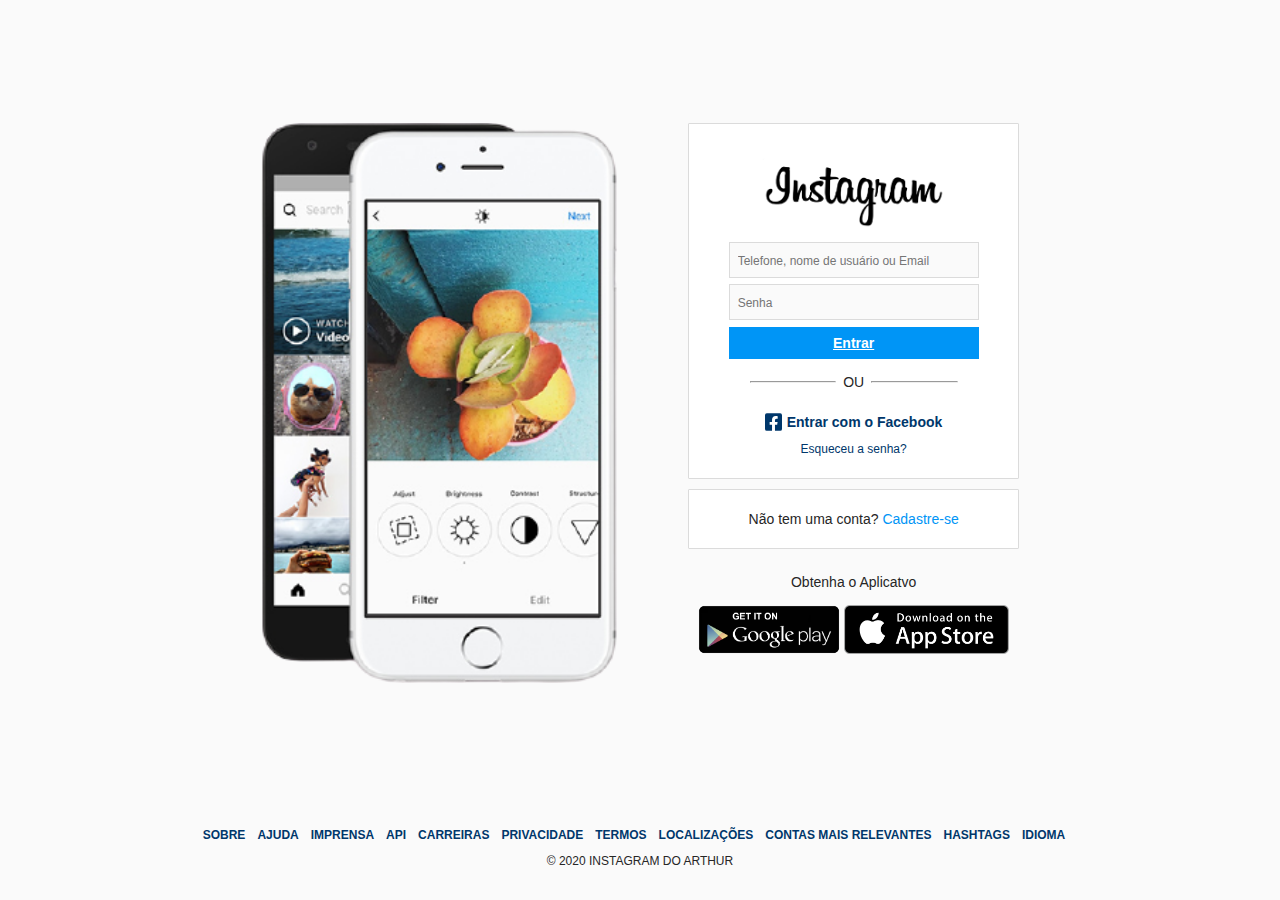
<file: index.html>
<!DOCTYPE html>
<html lang="en">
<head>
    <meta charset="UTF-8">
    <meta name="viewport" content="width=device-width, initial-scale=1.0">
    <title>Instagram</title>
    <link rel="stylesheet" href="./src/styles/login.css">
</head>
<body>
    <div class="instagram-wrapper">
        <div class="phones-pic-wrapper">
            <img class="instagram-phone-img" src="./src/assets/instragramPhones.png" alt="smarthphones with-instagram">
        </div>
        <div>
            <div class="group">
                <img src="./src/assets/instagram-logot.png" alt="Instagram Logo" class="instagram-logo">
                <div class="login-wrapper">
                    <div class="form-login">
                        <form id="login">
                            <input type="email" placeholder="Telefone, nome de usuário ou Email">
                            <input type="password" placeholder="Senha">
                            <a href="./src/already-logged.html" id="login-button">Entrar</a>
                        </form>
                    </div>
                    <div class="hl"><hr />OU<hr /></div>
                    <div class="login-facebook">
                        <img id="fb-logo" src="./src/assets/facebook-square-brands.svg" alt="Facebook Logo">
                        <h3>Entrar com o Facebook</h3>
                    </div>
                    <a href="#" class="forgot-pass">Esqueceu a senha?</a>
                </div>
            </div>
                    <div class="group">
                        <p>Não tem uma conta? <a id="register" href="./src/already-logged.html">Cadastre-se</a></p>
                    </div>
                    <div class="group no-bg">
                        <p>Obtenha o Aplicatvo</p>
                        <div class="store-buttons-wrapper">
                            <img class="mobile-store-button" src="./src/assets/google-play-button.jpg" alt="Download at PlayStore">
                            <img class="mobile-store-button" src="./src/assets/apple-store-button.png" alt="Download at App Store">
                        </div>
                    </div>
        </div>
    </div>
    <footer>
        <div class="links">
            <a href="./src/already-logged.html">SOBRE</a>
            <a href="./src/already-logged.html">AJUDA</a>
            <a href="./src/already-logged.html">IMPRENSA</a>
            <a href="./src/already-logged.html">API</a>
            <a href="./src/already-logged.html">CARREIRAS</a>
            <a href="./src/already-logged.html">PRIVACIDADE</a>
            <a href="./src/already-logged.html">TERMOS</a>
            <a href="./src/already-logged.html">LOCALIZAÇÕES</a>
            <a href="./src/already-logged.html">CONTAS MAIS RELEVANTES</a>
            <a href="./src/already-logged.html">HASHTAGS</a>
            <a href="./src/already-logged.html">IDIOMA</a>
        </div>
        <div class="copywright">
            © 2020 INSTAGRAM DO ARTHUR
        </div>
    </footer>
</body>
</html>
</file>
<file: src/styles/login.css>
a, abbr, acronym, address, applet, article, aside, audio, b, big, blockquote, body, canvas, caption, center, cite, code, dd, del, details, dfn, div, dl, dt, em, embed, fieldset, figcaption, figure, footer, form, h1, h2, h3, h4, h5, h6, header, hgroup, html, i, iframe, img, ins, kbd, label, legend, li, mark, menu, nav, object, ol, output, p, pre, q, ruby, s, samp, section, small, span, strike, strong, sub, summary, sup, table, tbody, td, tfoot, th, thead, time, tr, tt, u, ul, var, video {
    margin: 0;
    padding: 0;
    border: 0;
    font: inherit;
    vertical-align: baseline;
}


body, button, input, textarea {
    color: #262626;
    color: rgba(38,38,38);
    font-family: -apple-system,BlinkMacSystemFont,"Segoe UI",Roboto,Helvetica,Arial,sans-serif;
    font-size: 14px;
    line-height: 18px;
}

html {
    -webkit-text-size-adjust: 100%;
    background-color: var(--bg-color);
}

:root{
    --bg-color: rgba(250,250,250, 1);
    --secondary-bg-color: rgba(255,255,255, 1);
    --main-blue:  rgba(0,149,246);
}

.instagram-wrapper{
    position: relative;
    display: flex;
    height: 90vh;
    width: 100vw;
    background-color: var(--bg-color);
    align-items: center;
    justify-content: center;
}

#login{
    display: flex;
    flex-direction: column;
}

#login input{
    padding: 9px 0 7px 8px;
    width: 20em;
    border: 1px solid rgba(219,219,219);
    background-color: var(--bg-color);
    font-size: 12px;
    text-overflow: ellipsis;
}

#login input:first-child{
    margin-bottom: .5em;
}

#login a{
    padding: .5em 5em;
    background-color: var(--main-blue);
    font-weight: bold;
    color: white;
    border: none;
    cursor: pointer;
    margin-top: .5em;
}
hr{
    background-color:#262626;
    box-sizing:border-box;
    width: 100%;
    margin: 0 .5em;
    height: 1px;
    align-self: center;
}

.login-facebook{
    display: flex;
    align-items: center;
    justify-content: center;
    padding: .5em;
}

.login-facebook h3{
    color: #00376b;
    font-weight: bold;
    cursor: pointer;
}

#fb-logo{
    height: 20px;
    margin-right: .3em;
    color: #00376b ;
}

.forgot-pass{
    text-decoration: none;
    margin-top: 1em;
    font-size: 12px;
    font-weight: normal;
    color: #262626;
}

.forgot-pass{
    color: #00376b;
}

#register{
    color: var(--main-blue);
    text-decoration: none;
}

.group{
    background-color: var(--secondary-bg-color) ;
    border-radius: 1px;
    margin: 0 0 10px 0;
    padding: 20px 10px;
    border: 1px solid rgba(219,219,219);
    display: flex;
    flex-direction: column;
    align-items: center;
    justify-content: center;
    text-align: center;
}

.no-bg{
    background-color: transparent !important;
    border: none !important;
    padding-top: 1em;
}

.instagram-phone-img{
    height: 40em;
    margin-right: 5em;
}

.mobile-store-button{
    height: 3.5em;
    cursor: pointer;
}

.instagram-logo{
    height: 5em;
    padding: 1em 0;
}

.store-buttons-wrapper{
    padding-top: 1em;
}

.hl{
    display: flex;
    padding: 1em;
}


footer{
    display: flex;
    align-items: center;
    justify-content: space-around;
    padding: 0 5em;
    flex-wrap: wrap;
}

.links{
    display: flex;
    width: 100%;
    align-items: center;
    justify-content: center;
    text-align: center;
    flex-wrap: wrap;
    margin-top: 1rem;
}

.links a{
    justify-content: space-evenly;
    font-style: none;
    color: #00376b;
    font-size: 12px;
    text-decoration: none;
    font-weight: bold;
    margin-right: 1em;
}

.copywright{
    display: flex;
    width: 100%;
    font-size: 12px;
    align-items: center;
    justify-content: center;
    text-align: center;
    margin-top: 0.5rem;
}


@media (max-width: 1000px){
    .phones-pic-wrapper{
        display: none;
    }
    .group{
        border: none;
        background-color: transparent;
    }
}
</file>
